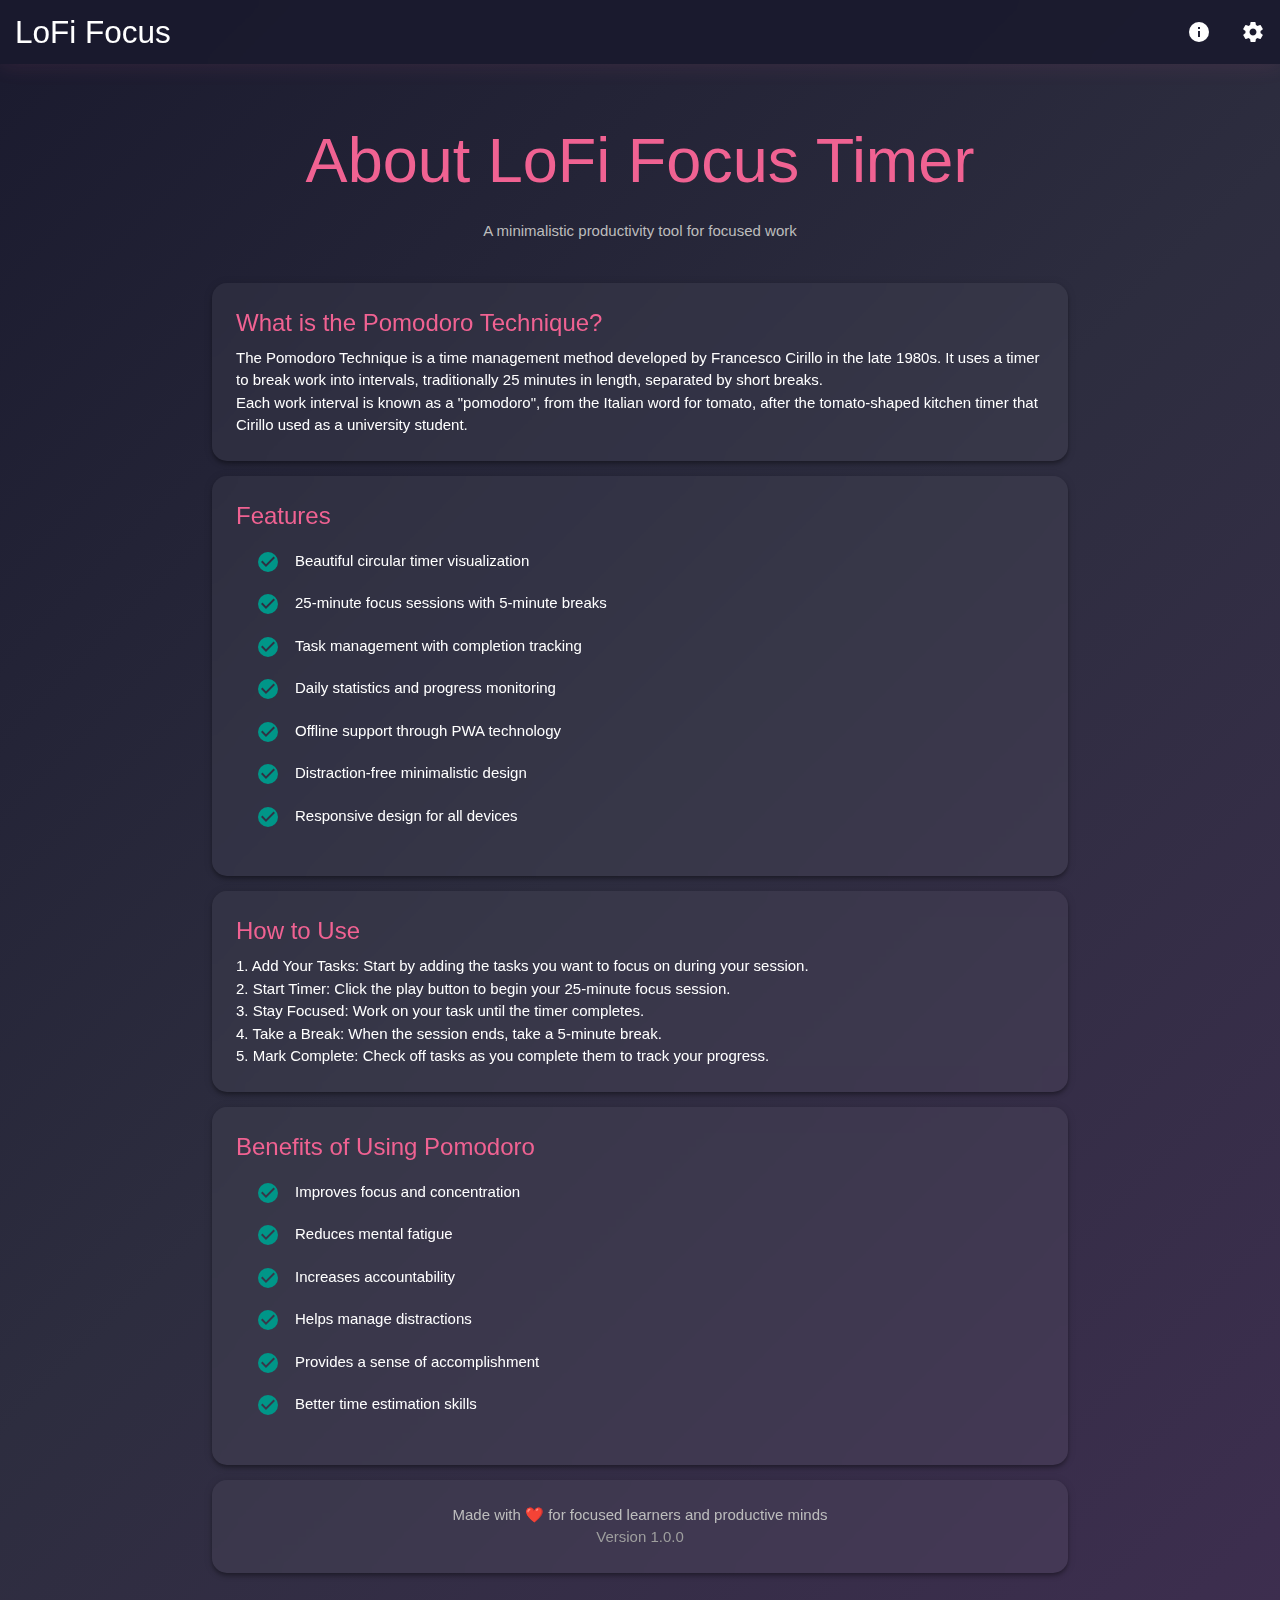
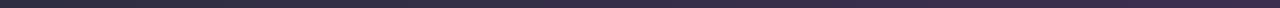
<file: pages/about.html>
<!DOCTYPE html>
<html lang="en">
  <head>
    <meta charset="UTF-8" />
    <meta name="viewport" content="width=device-width, initial-scale=1.0" />
    <meta name="theme-color" content="#1a1a2e" />
    <title>About - LoFi Focus Timer</title>

    <!-- Materialize CSS -->
    <link
      rel="stylesheet"
      href="https://cdnjs.cloudflare.com/ajax/libs/materialize/1.0.0/css/materialize.min.css"
    />
    <link
      href="https://fonts.googleapis.com/icon?family=Material+Icons"
      rel="stylesheet"
    />

    <!-- Custom CSS -->
    <link rel="stylesheet" href="../css/style.css" />

    <style>
      body {
        background: linear-gradient(
          135deg,
          #1a1a2e 0%,
          #2d2d3f 50%,
          #3d2e4f 100%
        );
        min-height: 100vh;
        color: #fef6fb;
      }

      nav {
        background: rgba(26, 26, 46, 0.9);
      }
    </style>
  </head>
  <body>
    <!-- Navigation -->
    <nav>
      <div class="nav-wrapper">
        <a href="../index.html" class="brand-logo">LoFi Focus</a>
        <ul id="nav-mobile" class="right">
          <li>
            <a href="about.html"><i class="material-icons">info</i></a>
          </li>
          <li>
            <a href="settings.html"><i class="material-icons">settings</i></a>
          </li>
        </ul>
      </div>
    </nav>

    <div class="container">
      <div class="center-align" style="margin: 40px 0">
        <h1 class="pink-text text-lighten-2">About LoFi Focus Timer</h1>
        <p class="grey-text text-lighten-1">
          A minimalistic productivity tool for focused work
        </p>
      </div>

      <div
        class="card z-depth-2"
        style="
          background: rgba(255, 255, 255, 0.05);
          backdrop-filter: blur(10px);
          border-radius: 15px;
        "
      >
        <div class="card-content white-text">
          <span class="card-title pink-text text-lighten-2"
            >What is the Pomodoro Technique?</span
          >
          <p>
            The Pomodoro Technique is a time management method developed by
            Francesco Cirillo in the late 1980s. It uses a timer to break work
            into intervals, traditionally 25 minutes in length, separated by
            short breaks.
          </p>
          <p>
            Each work interval is known as a "pomodoro", from the Italian word
            for tomato, after the tomato-shaped kitchen timer that Cirillo used
            as a university student.
          </p>
        </div>
      </div>

      <div
        class="card z-depth-2"
        style="
          background: rgba(255, 255, 255, 0.05);
          backdrop-filter: blur(10px);
          border-radius: 15px;
        "
      >
        <div class="card-content white-text">
          <span class="card-title pink-text text-lighten-2">Features</span>
          <ul class="collection" style="background: transparent; border: none">
            <li
              class="collection-item"
              style="background: transparent; border: none; color: white"
            >
              <i class="material-icons teal-text left">check_circle</i>Beautiful
              circular timer visualization
            </li>
            <li
              class="collection-item"
              style="background: transparent; border: none; color: white"
            >
              <i class="material-icons teal-text left">check_circle</i>25-minute
              focus sessions with 5-minute breaks
            </li>
            <li
              class="collection-item"
              style="background: transparent; border: none; color: white"
            >
              <i class="material-icons teal-text left">check_circle</i>Task
              management with completion tracking
            </li>
            <li
              class="collection-item"
              style="background: transparent; border: none; color: white"
            >
              <i class="material-icons teal-text left">check_circle</i>Daily
              statistics and progress monitoring
            </li>
            <li
              class="collection-item"
              style="background: transparent; border: none; color: white"
            >
              <i class="material-icons teal-text left">check_circle</i>Offline
              support through PWA technology
            </li>
            <li
              class="collection-item"
              style="background: transparent; border: none; color: white"
            >
              <i class="material-icons teal-text left">check_circle</i
              >Distraction-free minimalistic design
            </li>
            <li
              class="collection-item"
              style="background: transparent; border: none; color: white"
            >
              <i class="material-icons teal-text left">check_circle</i
              >Responsive design for all devices
            </li>
          </ul>
        </div>
      </div>

      <div
        class="card z-depth-2"
        style="
          background: rgba(255, 255, 255, 0.05);
          backdrop-filter: blur(10px);
          border-radius: 15px;
        "
      >
        <div class="card-content white-text">
          <span class="card-title pink-text text-lighten-2">How to Use</span>
          <p>
            <strong>1. Add Your Tasks:</strong> Start by adding the tasks you
            want to focus on during your session.
          </p>
          <p>
            <strong>2. Start Timer:</strong> Click the play button to begin your
            25-minute focus session.
          </p>
          <p>
            <strong>3. Stay Focused:</strong> Work on your task until the timer
            completes.
          </p>
          <p>
            <strong>4. Take a Break:</strong> When the session ends, take a
            5-minute break.
          </p>
          <p>
            <strong>5. Mark Complete:</strong> Check off tasks as you complete
            them to track your progress.
          </p>
        </div>
      </div>

      <div
        class="card z-depth-2"
        style="
          background: rgba(255, 255, 255, 0.05);
          backdrop-filter: blur(10px);
          border-radius: 15px;
        "
      >
        <div class="card-content white-text">
          <span class="card-title pink-text text-lighten-2"
            >Benefits of Using Pomodoro</span
          >
          <ul class="collection" style="background: transparent; border: none">
            <li
              class="collection-item"
              style="background: transparent; border: none; color: white"
            >
              <i class="material-icons teal-text left">check_circle</i>Improves
              focus and concentration
            </li>
            <li
              class="collection-item"
              style="background: transparent; border: none; color: white"
            >
              <i class="material-icons teal-text left">check_circle</i>Reduces
              mental fatigue
            </li>
            <li
              class="collection-item"
              style="background: transparent; border: none; color: white"
            >
              <i class="material-icons teal-text left">check_circle</i>Increases
              accountability
            </li>
            <li
              class="collection-item"
              style="background: transparent; border: none; color: white"
            >
              <i class="material-icons teal-text left">check_circle</i>Helps
              manage distractions
            </li>
            <li
              class="collection-item"
              style="background: transparent; border: none; color: white"
            >
              <i class="material-icons teal-text left">check_circle</i>Provides
              a sense of accomplishment
            </li>
            <li
              class="collection-item"
              style="background: transparent; border: none; color: white"
            >
              <i class="material-icons teal-text left">check_circle</i>Better
              time estimation skills
            </li>
          </ul>
        </div>
      </div>

      <div
        class="card z-depth-2 center-align"
        style="
          background: rgba(255, 255, 255, 0.05);
          backdrop-filter: blur(10px);
          border-radius: 15px;
        "
      >
        <div class="card-content white-text">
          <p class="grey-text text-lighten-1">
            Made with ❤️ for focused learners and productive minds
          </p>
          <p class="grey-text">Version 1.0.0</p>
        </div>
      </div>
    </div>

    <!-- Materialize JS -->
    <script
      src="https://cdnjs.cloudflare.com/ajax/libs/materialize/1.0.0/js/materialize.min.js"
    >
              let deferredPrompt;

      window.addEventListener('beforeinstallprompt', (e) => {
        e.preventDefault();
        deferredPrompt = e;
        console.log('Install prompt is ready');

        // Show your own install button or trigger immediately
        if (confirm('Install LoFi Focus Timer as an app?')) {
          deferredPrompt.prompt();
          deferredPrompt.userChoice.then((choiceResult) => {
            console.log(choiceResult.outcome);
            deferredPrompt = null;
          });
        }
      });
    </script>
  </body>
</html>
</file>
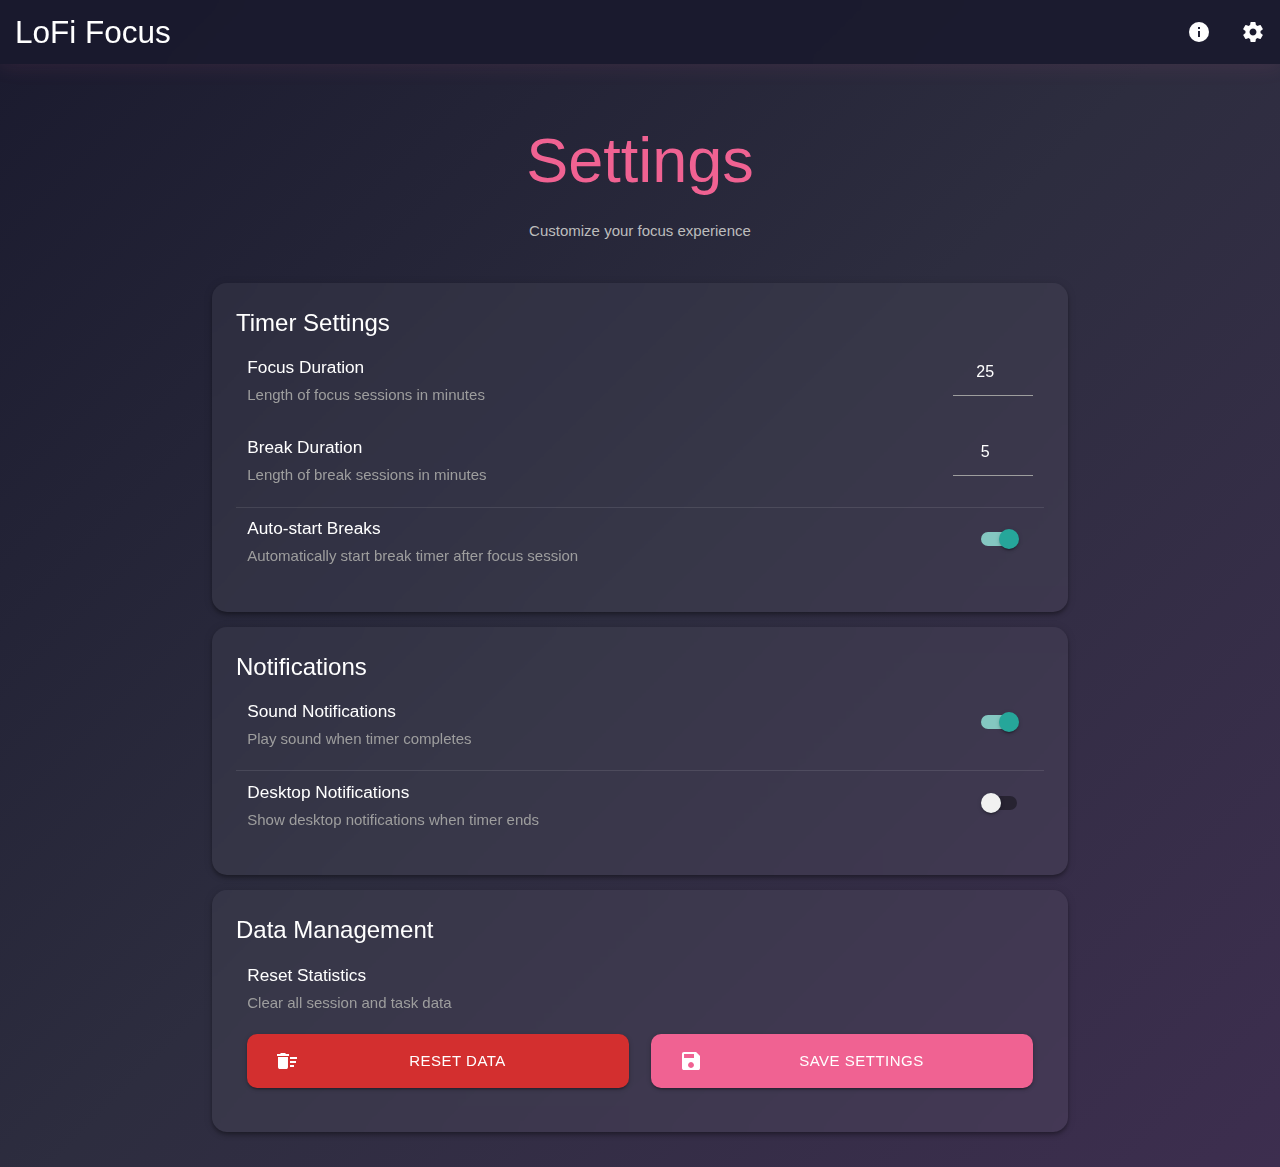
<file: pages/settings.html>
<!DOCTYPE html>
<html lang="en">
  <head>
    <meta charset="UTF-8" />
    <meta name="viewport" content="width=device-width, initial-scale=1.0" />
    <meta name="theme-color" content="#1a1a2e" />
    <title>Settings - LoFi Focus Timer</title>

    <!-- Materialize CSS -->
    <link
      rel="stylesheet"
      href="https://cdnjs.cloudflare.com/ajax/libs/materialize/1.0.0/css/materialize.min.css"
    />
    <link
      href="https://fonts.googleapis.com/icon?family=Material+Icons"
      rel="stylesheet"
    />

    <!-- Custom CSS -->
    <link rel="stylesheet" href="../css/style.css" />

    <style>
      body {
        background: linear-gradient(
          135deg,
          #1a1a2e 0%,
          #2d2d3f 50%,
          #3d2e4f 100%
        );
        min-height: 100vh;
        color: #fef6fb;
      }

      nav {
        background: rgba(26, 26, 46, 0.9);
      }
    </style>
  </head>
  <body>
    <!-- Navigation -->
    <nav>
      <div class="nav-wrapper">
        <a href="../index.html" class="brand-logo">LoFi Focus</a>
        <ul id="nav-mobile" class="right">
          <li>
            <a href="about.html"><i class="material-icons">info</i></a>
          </li>
          <li>
            <a href="settings.html"><i class="material-icons">settings</i></a>
          </li>
        </ul>
      </div>
    </nav>

    <div class="container">
      <div class="center-align" style="margin: 40px 0">
        <h1 class="pink-text text-lighten-2">Settings</h1>
        <p class="grey-text text-lighten-1">Customize your focus experience</p>
      </div>

      <!-- Timer Settings -->
      <div
        class="card z-depth-2"
        style="
          background: rgba(255, 255, 255, 0.05);
          backdrop-filter: blur(10px);
          border-radius: 15px;
        "
      >
        <div class="card-content white-text">
          <span class="card-title">Timer Settings</span>

          <!-- Focus Duration -->
          <div class="row valign-wrapper" style="margin-bottom: 20px">
            <div class="col s7">
              <h6>Focus Duration</h6>
              <p class="grey-text">Length of focus sessions in minutes</p>
            </div>
            <div class="col s5 right-align">
              <div class="input-field" style="margin-top: 0; margin-bottom: 0">
                <input
                  type="number"
                  id="focus-duration"
                  value="25"
                  min="1"
                  max="60"
                  class="white-text center-align validate"
                  style="width: 80px; display: inline-block"
                />
              </div>
            </div>
          </div>

          <!-- Break Duration -->
          <div class="row valign-wrapper" style="margin-bottom: 20px">
            <div class="col s7">
              <h6>Break Duration</h6>
              <p class="grey-text">Length of break sessions in minutes</p>
            </div>
            <div class="col s5 right-align">
              <div class="input-field" style="margin-top: 0; margin-bottom: 0">
                <input
                  type="number"
                  id="break-duration"
                  value="5"
                  min="1"
                  max="30"
                  class="white-text center-align validate"
                  style="width: 80px; display: inline-block"
                />
              </div>
            </div>
          </div>

          <div
            class="divider"
            style="background: rgba(255, 255, 255, 0.1)"
          ></div>

          <div class="row valign-wrapper">
            <div class="col s8">
              <h6>Auto-start Breaks</h6>
              <p class="grey-text">
                Automatically start break timer after focus session
              </p>
            </div>
            <div class="col s4 right-align">
              <div class="switch">
                <label>
                  <input type="checkbox" id="auto-start-breaks" checked />
                  <span class="lever"></span>
                </label>
              </div>
            </div>
          </div>
        </div>
      </div>

      <!-- Notification Settings -->
      <div
        class="card z-depth-2"
        style="
          background: rgba(255, 255, 255, 0.05);
          backdrop-filter: blur(10px);
          border-radius: 15px;
        "
      >
        <div class="card-content white-text">
          <span class="card-title">Notifications</span>

          <div class="row valign-wrapper">
            <div class="col s8">
              <h6>Sound Notifications</h6>
              <p class="grey-text">Play sound when timer completes</p>
            </div>
            <div class="col s4 right-align">
              <div class="switch">
                <label>
                  <input type="checkbox" id="sound-notifications" checked />
                  <span class="lever"></span>
                </label>
              </div>
            </div>
          </div>

          <div
            class="divider"
            style="background: rgba(255, 255, 255, 0.1)"
          ></div>

          <div class="row valign-wrapper">
            <div class="col s8">
              <h6>Desktop Notifications</h6>
              <p class="grey-text">
                Show desktop notifications when timer ends
              </p>
            </div>
            <div class="col s4 right-align">
              <div class="switch">
                <label>
                  <input type="checkbox" id="desktop-notifications" />
                  <span class="lever"></span>
                </label>
              </div>
            </div>
          </div>
        </div>
      </div>

      <!-- Data Management -->
      <div
        class="card z-depth-2"
        style="
          background: rgba(255, 255, 255, 0.05);
          backdrop-filter: blur(10px);
          border-radius: 15px;
        "
      >
        <div class="card-content white-text">
          <span class="card-title">Data Management</span>

          <div class="row">
            <div class="col s12">
              <h6>Reset Statistics</h6>
              <p class="grey-text">Clear all session and task data</p>
            </div>
          </div>
          <div class="row">
            <div class="col s12 m6">
              <button
                class="btn waves-effect waves-light red darken-2 btn-large"
                id="btn-reset-data"
                style="width: 100%; border-radius: 10px"
              >
                <i class="material-icons left">delete_sweep</i>
                Reset Data
              </button>
            </div>
            <div class="col s12 m6">
              <button
                class="btn waves-effect waves-light pink lighten-2 btn-large"
                id="btn-save-settings"
                style="width: 100%; border-radius: 10px"
              >
                <i class="material-icons left">save</i>
                Save Settings
              </button>
            </div>
          </div>
        </div>
      </div>
    </div>

    <!-- Materialize JS -->
    <script src="https://cdnjs.cloudflare.com/ajax/libs/materialize/1.0.0/js/materialize.min.js"></script>

    <script>
      // Load settings on page load
      document.addEventListener("DOMContentLoaded", function () {
        loadSettings();

        // Save settings button
        document
          .getElementById("btn-save-settings")
          .addEventListener("click", saveSettings);

        // Reset data button
        document
          .getElementById("btn-reset-data")
          .addEventListener("click", resetData);
      });

      function loadSettings() {
        // This is a prototype - settings would be loaded from storage in production
        console.log("Settings loaded");
      }

      function saveSettings() {
        const focusDuration = document.getElementById("focus-duration").value;
        const breakDuration = document.getElementById("break-duration").value;
        const autoStartBreaks =
          document.getElementById("auto-start-breaks").checked;
        const soundNotifications = document.getElementById(
          "sound-notifications"
        ).checked;
        const desktopNotifications = document.getElementById(
          "desktop-notifications"
        ).checked;

        // In production, these would be saved to storage
        console.log("Settings saved:", {
          focusDuration,
          breakDuration,
          autoStartBreaks,
          soundNotifications,
          desktopNotifications,
        });

        M.toast({ html: "✓ Settings saved successfully!", classes: "rounded" });
      }

      function resetData() {
        if (
          confirm(
            "Are you sure you want to reset all data? This action cannot be undone."
          )
        ) {
          // In production, this would clear all stored data
          console.log("Data reset");
          M.toast({ html: "All data has been reset", classes: "rounded" });
        }
      }
    //   let deferredPrompt;

    //   window.addEventListener("beforeinstallprompt", (e) => {
    //     e.preventDefault();
    //     deferredPrompt = e;
    //     console.log("Install prompt is ready");

    //     // Show your own install button or trigger immediately
    //     if (confirm("Install LoFi Focus Timer as an app?")) {
    //       deferredPrompt.prompt();
    //       deferredPrompt.userChoice.then((choiceResult) => {
    //         console.log(choiceResult.outcome);
    //         deferredPrompt = null;
    //       });
    //     }
    //   });
    </script>
  </body>
</html>
</file>
<file: css/style.css>
/* ==========================================
   LoFi Focus Timer - Custom Styles
   ========================================== */

:root {
    --primary: #2d2d3f;
    --secondary: #1a1a2e;
    --accent: #ff6b9d;
    --accent-secondary: #c75fef;
    --light: #fef6fb;
    --success: #4ecdc4;
    --peach: #ffa07a;
}

* {
    margin: 0;
    padding: 0;
    box-sizing: border-box;
}

body {
    background: linear-gradient(135deg, #1a1a2e 0%, #2d2d3f 50%, #3d2e4f 100%);
    min-height: 100vh;
    font-family: 'Segoe UI', Tahoma, Geneva, Verdana, sans-serif;
    color: var(--light);
    overflow-x: hidden;
}

/* ==========================================
   Navigation
   ========================================== */

nav {
    background: rgba(26, 26, 46, 0.9);
    backdrop-filter: blur(10px);
    box-shadow: 0 2px 20px rgba(255, 107, 157, 0.1);
}

nav .brand-logo {
    left: 15px;
    transform: none;
    line-height: 64px;
}

nav ul a {
    display: flex;
    align-items: center;
    justify-content: center;
    height: 64px;
}

nav ul a i {
    line-height: normal;
}

/* ==========================================
   Container
   ========================================== */

.container {
    max-width: 900px;
    padding: 20px;
}

/* ==========================================
   Timer Circle
   ========================================== */

.timer-container {
    display: flex;
    flex-direction: column;
    align-items: center;
    justify-content: center;
    margin: 40px 0;
}

.circle-timer {
    position: relative;
    width: 280px;
    height: 280px;
}

.circle-bg {
    fill: none;
    stroke: rgba(255,255,255,0.1);
    stroke-width: 12;
}

.circle-progress {
    fill: none;
    stroke: url(#gradient);
    stroke-width: 12;
    stroke-linecap: round;
    transform: rotate(-90deg);
    transform-origin: 50% 50%;
    transition: stroke-dashoffset 1s linear;
    filter: drop-shadow(0 0 15px rgba(255, 107, 157, 0.5));
}

.timer-display {
    position: absolute;
    top: 50%;
    left: 50%;
    transform: translate(-50%, -50%);
    text-align: center;
}

.timer-text {
    font-size: 3.5rem;
    font-weight: 300;
    letter-spacing: 3px;
    margin: 0;
}

.timer-label {
    font-size: 0.9rem;
    opacity: 0.7;
    text-transform: uppercase;
    letter-spacing: 2px;
    margin-top: 5px;
}

/* ==========================================
   Control Buttons
   ========================================== */

.controls {
    display: flex;
    gap: 15px;
    margin-top: 30px;
    justify-content: center;
}

.btn-floating.btn-large {
    width: 60px;
    height: 60px;
    background: linear-gradient(135deg, var(--accent) 0%, var(--accent-secondary) 100%);
    box-shadow: 0 5px 20px rgba(255, 107, 157, 0.4);
    transition: all 0.3s ease;
}

.btn-floating.btn-large:hover {
    background: linear-gradient(135deg, #ff7eb3 0%, #d87ff9 100%);
    box-shadow: 0 8px 30px rgba(255, 107, 157, 0.6);
    transform: translateY(-2px);
}

.btn-floating.btn-large i {
    line-height: 60px;
    font-size: 2rem;
}

/* ==========================================
   Statistics Cards
   ========================================== */

.stats-container {
    display: grid;
    grid-template-columns: repeat(3, 1fr);
    gap: 15px;
    margin-top: 30px;
}

.stat-card {
    background: rgba(255,255,255,0.05);
    padding: 20px;
    border-radius: 10px;
    text-align: center;
    backdrop-filter: blur(10px);
}

.stat-value {
    font-size: 2rem;
    font-weight: 300;
    background: linear-gradient(135deg, var(--accent) 0%, var(--accent-secondary) 100%);
    -webkit-background-clip: text;
    -webkit-text-fill-color: transparent;
    background-clip: text;
}

.stat-label {
    font-size: 0.85rem;
    opacity: 0.7;
    text-transform: uppercase;
    letter-spacing: 1px;
    margin-top: 5px;
}

/* ==========================================
   Task Section
   ========================================== */

.task-section {
    background: rgba(255,255,255,0.05);
    backdrop-filter: blur(10px);
    border-radius: 15px;
    padding: 25px;
    margin-top: 40px;
    box-shadow: 0 8px 32px rgba(0,0,0,0.2);
}

.section-title {
    font-size: 1.2rem;
    font-weight: 300;
    letter-spacing: 1px;
    margin-bottom: 20px;
    text-transform: uppercase;
    opacity: 0.9;
}

.task-input-container {
    display: flex;
    gap: 10px;
    margin-bottom: 25px;
}

.task-input {
    flex: 1;
    background: rgba(255,255,255,0.1);
    border: none;
    border-bottom: 2px solid rgba(255,255,255,0.2);
    color: var(--light);
    padding: 10px;
    font-size: 1rem;
    transition: all 0.3s ease;
}

.task-input:focus {
    background: rgba(255,255,255,0.15);
    border-bottom-color: var(--accent);
    box-shadow: none;
    outline: none;
}

.task-input::placeholder {
    color: rgba(255,255,255,0.4);
}

.btn-add-task {
    background: linear-gradient(135deg, var(--accent) 0%, var(--accent-secondary) 100%);
    box-shadow: 0 3px 15px rgba(255, 107, 157, 0.4);
    border-radius: 8px;
}

.btn-add-task:hover {
    background: linear-gradient(135deg, #ff7eb3 0%, #d87ff9 100%);
}

/* ==========================================
   Task List
   ========================================== */

.task-list {
    list-style: none;
    padding: 0;
}

.task-item {
    background: rgba(255,255,255,0.08);
    padding: 15px 20px;
    margin-bottom: 12px;
    border-radius: 10px;
    display: flex;
    justify-content: space-between;
    align-items: center;
    transition: all 0.3s ease;
    animation: slideIn 0.3s ease;
}

@keyframes slideIn {
    from {
        opacity: 0;
        transform: translateX(-20px);
    }
    to {
        opacity: 1;
        transform: translateX(0);
    }
}

.task-item:hover {
    background: rgba(255,255,255,0.12);
    transform: translateX(5px);
}

.task-item.completed {
    opacity: 0.6;
    background: rgba(78, 205, 196, 0.1);
}

.task-item.completed .task-name {
    text-decoration: line-through;
}

.task-content {
    flex: 1;
    display: flex;
    align-items: center;
    gap: 15px;
}

.task-name {
    font-size: 1.1rem;
    margin-bottom: 5px;
}

.task-meta {
    font-size: 0.85rem;
    opacity: 0.6;
    display: flex;
    gap: 15px;
}

.task-actions {
    display: flex;
    gap: 10px;
    margin-left: auto;
}

.btn-small {
    padding: 0 12px;
    height: 32px;
    line-height: 32px;
}

.btn-complete {
    background: var(--success);
}

.btn-delete {
    background: transparent;
    color: rgba(255,255,255,0.5);
    box-shadow: none;
}

.btn-delete:hover {
    background: var(--accent);
    color: white;
}

/* ==========================================
   Empty State
   ========================================== */

.empty-state {
    text-align: center;
    padding: 40px 20px;
    opacity: 0.5;
}

.empty-state i {
    font-size: 3rem;
    margin-bottom: 10px;
}

/* ==========================================
   Mobile Sidenav
   ========================================== */

.sidenav-trigger {
    display: flex;
    align-items: center;
    height: 64px;
}

.sidenav {
    background: var(--secondary);
}

.sidenav li > a {
    color: var(--light);
}

.sidenav li > a > i {
    margin-right: 15px;
}

/* ==========================================
   Responsive Design
   ========================================== */

@media (max-width: 600px) {
    .brand-logo {
        font-size: 1.5rem;
    }
    
    .circle-timer {
        width: 220px;
        height: 220px;
    }
    
    .circle-timer svg {
        width: 220px;
        height: 220px;
    }
    
    .timer-text {
        font-size: 2.5rem;
    }
    
    .timer-label {
        font-size: 0.75rem;
    }
    
    .controls {
        gap: 10px;
    }
    
    .btn-floating.btn-large {
        width: 50px;
        height: 50px;
    }
    
    .btn-floating.btn-large i {
        line-height: 50px;
        font-size: 1.5rem;
    }
    
    .stats-container {
        gap: 8px;
    }
    
    .stat-card {
        padding: 12px 8px;
    }
    
    .stat-value {
        font-size: 1.3rem;
    }
    
    .stat-label {
        font-size: 0.7rem;
    }
    
    .task-section {
        padding: 20px 15px;
    }
    
    .section-title {
        font-size: 1rem;
    }
    
    .container {
        padding: 10px;
    }
}

@media (max-width: 400px) {
    .circle-timer,
    .circle-timer svg {
        width: 200px;
        height: 200px;
    }

    .timer-text {
        font-size: 2.2rem;
    }
}

/* ==========================================
   Online/Offline Status Indicator
   ========================================== */

.online-indicator {
    display: inline-block;
    width: 12px;
    height: 12px;
    border-radius: 50%;
    margin-right: 10px;
    margin-top: 26px;
    position: relative;
    transition: all 0.3s ease;
}

.online-indicator.online {
    background-color: #4caf50;
    box-shadow: 0 0 8px rgba(76, 175, 80, 0.6);
}

.online-indicator.online::before {
    content: '';
    position: absolute;
    top: 50%;
    left: 50%;
    transform: translate(-50%, -50%);
    width: 100%;
    height: 100%;
    border-radius: 50%;
    background-color: #4caf50;
    opacity: 0.6;
    animation: pulse 2s infinite;
}

.online-indicator.offline {
    background-color: #ff9800;
    box-shadow: 0 0 8px rgba(255, 152, 0, 0.6);
}

@keyframes pulse {
    0% {
        transform: translate(-50%, -50%) scale(1);
        opacity: 0.6;
    }
    50% {
        transform: translate(-50%, -50%) scale(1.5);
        opacity: 0;
    }
    100% {
        transform: translate(-50%, -50%) scale(1);
        opacity: 0;
    }
}
</file>
